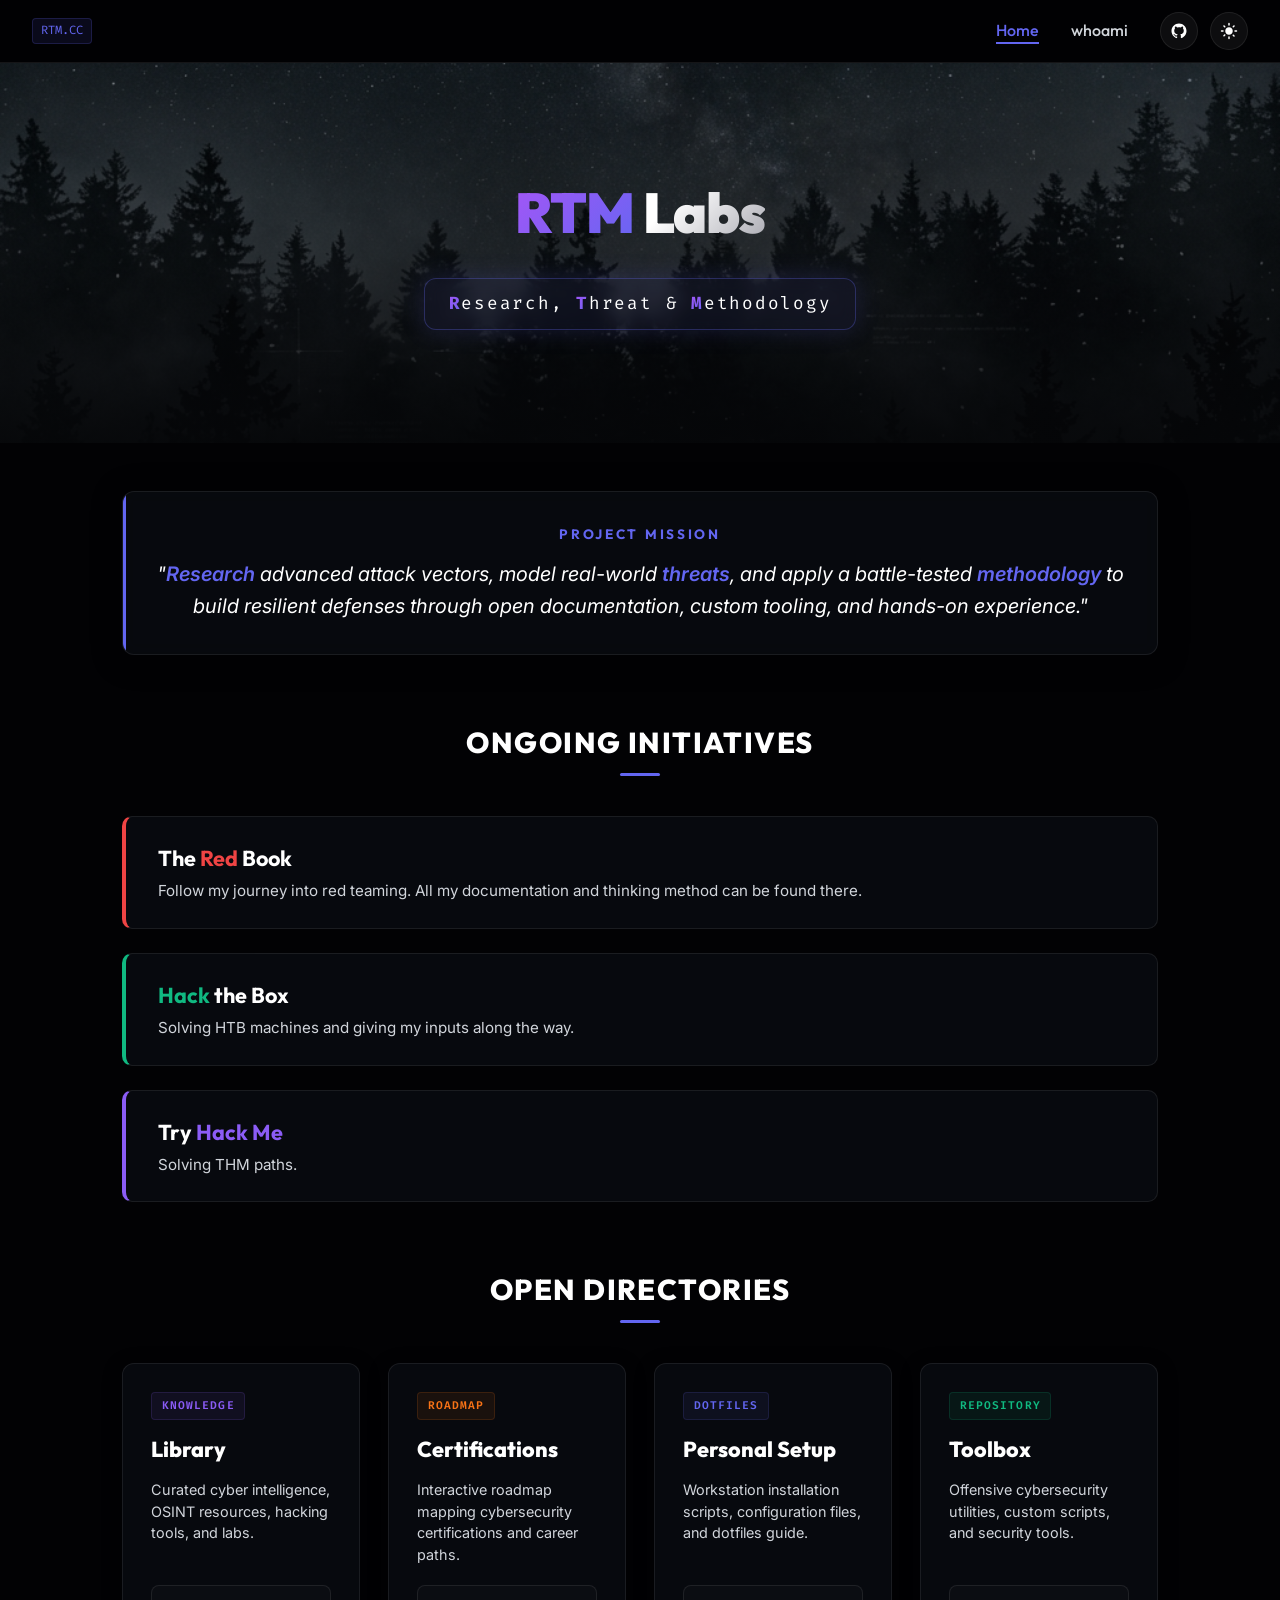
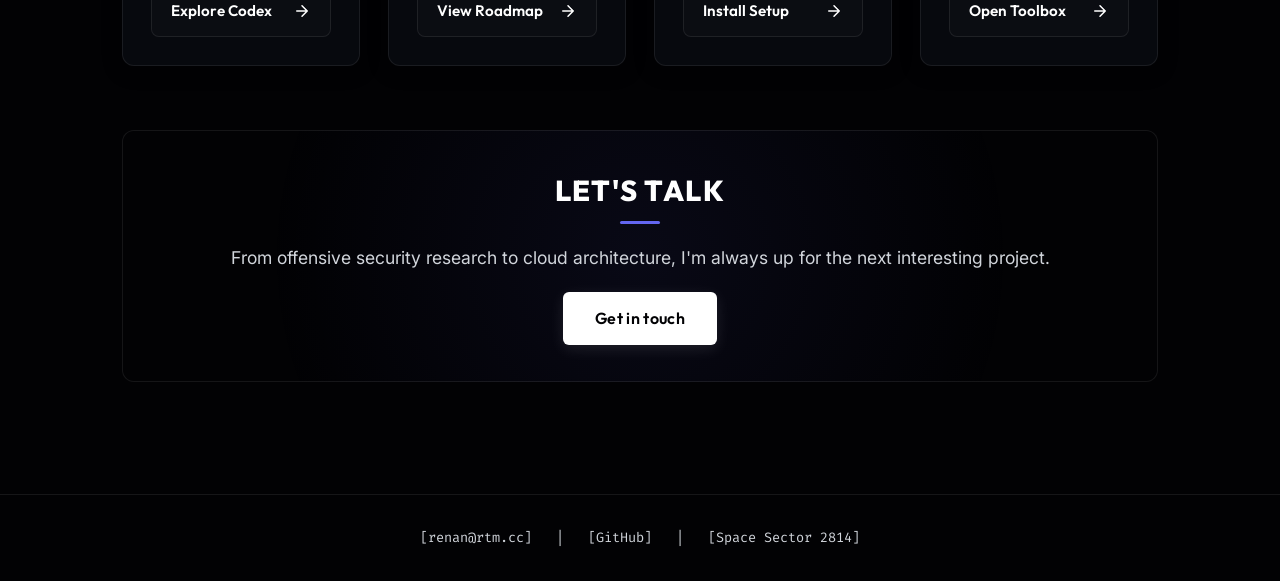
<file: index.html>
<!doctype html>
<html lang="en">
  <head>
    <meta charset="UTF-8" />
    <meta
      name="viewport"
      content="width=device-width, initial-scale=1.0"
    />
    <title>RTM Labs</title>
    <meta
      name="description"
      content="RTM Labs — Research, Threat & Methodology. A dedicated portal documenting cybersecurity research, hands-on lab environments, certifications, and offensive engineering practices."
    />
    <link
      rel="stylesheet"
      href="style.css"
    />
    <!-- Open Graph Meta Tags -->
    <meta
      property="og:title"
      content="RTM Labs"
    />
    <meta
      property="og:description"
      content="Understanding advanced attack vectors to build more resilient defenses through open-source documentation, labs, and hands-on validation."
    />
    <meta
      property="og:type"
      content="website"
    />
    <meta
      property="og:url"
      content="https://rtm.cc"
    />
    <!-- Favicon -->
    <link
      rel="icon"
      type="image/png"
      href="images/toolbox_card.png"
    />
    <!-- Theme Script to Prevent Flickering -->
    <script>
      const savedTheme =
        localStorage.getItem("theme") ||
        "dark";
      document.documentElement.setAttribute(
        "data-theme",
        savedTheme
      );
    </script>
  </head>

  <body>
    <!-- Header Navbar -->
    <header
      class="navbar"
      id="main-header"
    >
      <a
        href="index.html"
        class="logo-container"
        id="brand-logo"
      >
        <span class="logo-tag"
          >RTM.CC</span
        >
      </a>
      <nav
        style="
          display: flex;
          align-items: center;
          gap: 2rem;
        "
      >
        <ul class="nav-links">
          <li class="nav-item active">
            <a
              href="index.html"
              id="nav-home"
              >Home</a
            >
          </li>
          <li class="nav-item">
            <a
              href="whoami.html"
              id="nav-whoami"
              >whoami</a
            >
          </li>
        </ul>
        <div
          style="
            display: flex;
            align-items: center;
            gap: 0.75rem;
          "
        >
          <a
            href="https://github.com/rtm-cc/"
            target="_blank"
            rel="noopener noreferrer"
            class="github-link-btn"
            aria-label="GitHub Organization"
            id="nav-github"
          >
            <svg viewBox="0 0 24 24">
              <path
                d="M12 2C6.477 2 2 6.477 2 12c0 4.42 2.865 8.166 6.839 9.489.5.092.682-.217.682-.482 0-.237-.008-.866-.013-1.7-2.782.603-3.369-1.34-3.369-1.34-.454-1.156-1.11-1.462-1.11-1.462-.908-.62.069-.608.069-.608 1.003.07 1.531 1.03 1.531 1.03.892 1.529 2.341 1.087 2.91.831.092-.646.35-1.086.636-1.336-2.22-.253-4.555-1.11-4.555-4.943 0-1.091.39-1.984 1.029-2.683-.103-.253-.446-1.27.098-2.647 0 0 .84-.269 2.75 1.025A9.564 9.564 0 0112 6.844c.85.004 1.705.115 2.504.337 1.909-1.294 2.747-1.025 2.747-1.025.546 1.377.203 2.394.1 2.647.64.699 1.028 1.592 1.028 2.683 0 3.842-2.339 4.687-4.566 4.935.359.309.678.919.678 1.852 0 1.336-.012 2.415-.012 2.743 0 .267.18.579.688.481C19.137 20.162 22 16.418 22 12c0-5.523-4.477-10-10-10z"
              />
            </svg>
          </a>
          <button
            id="theme-toggle"
            class="theme-toggle-btn"
            aria-label="Toggle theme"
          >
            <svg
              id="theme-toggle-sun"
              viewBox="0 0 24 24"
            >
              <path
                d="M12 7c-2.76 0-5 2.24-5 5s2.24 5 5 5 5-2.24 5-5-2.24-5-5-5zM2 13h2c.55 0 1-.45 1-1s-.45-1-1-1H2c-.55 0-1 .45-1 1s.45 1 1 1zm18 0h2c.55 0 1-.45 1-1s-.45-1-1-1h-2c-.55 0-1 .45-1 1s.45 1 1 1zM11 2v2c0 .55.45 1 1 1s1-.45 1-1V2c0-.55-.45-1-1-1s-1 .45-1 1zm0 18v2c0 .55.45 1 1 1s1-.45 1-1v-2c0-.55-.45-1-1-1s-1 .45-1 1zM5.99 4.58c-.39-.39-1.03-.39-1.41 0s-.39 1.03 0 1.41l1.06 1.06c.39.39 1.03.39 1.41 0s.39-1.03 0-1.41L5.99 4.58zm12.37 12.37c-.39-.39-1.03-.39-1.41 0s-.39 1.03 0 1.41l1.06 1.06c.39.39 1.03.39 1.41 0s.39-1.03 0-1.41l-1.06-1.06zm1.06-10.96c.39-.39.39-1.03 0-1.41s-1.03-.39-1.41 0l-1.06 1.06c-.39.39-.39 1.03 0 1.41s1.03.39 1.41 0l1.06-1.06zM7.05 18.01c.39-.39.39-1.03 0-1.41s-1.03-.39-1.41 0l-1.06 1.06c-.39.39-.39 1.03 0 1.41s1.03.39 1.41 0l1.06-1.06z"
              />
            </svg>
            <svg
              id="theme-toggle-moon"
              viewBox="0 0 24 24"
              style="display: none"
            >
              <path
                d="M9.528 1.718a.75.75 0 0 1 .162.819A8.97 8.97 0 0 0 9 6a9 9 0 0 0 9 9 8.97 8.97 0 0 0 3.463-.69.75.75 0 0 1 .981.98 10.503 10.503 0 0 1-9.694 6.46c-5.799 0-10.5-4.701-10.5-10.5 0-4.368 2.667-8.112 6.46-9.694a.75.75 0 0 1 .818.162Z"
              />
            </svg>
          </button>
        </div>
      </nav>
    </header>

    <!-- Hero Banner -->
    <section
      class="hero-banner"
      id="hero"
    >
      <div class="hero-content">
        <h1 class="hero-title">
          <span class="title-accent"
            >RTM</span
          >
          <span class="title-main"
            >Labs</span
          >
        </h1>
        <div class="subtitle-frame">
          <p class="hero-subtitle">
            <span class="subtitle-initial">R</span
            >esearch,
            <span class="subtitle-initial">T</span
            >hreat &
            <span class="subtitle-initial">M</span
            >ethodology
          </p>
        </div>
      </div>
    </section>

    <!-- Main Content Container -->
    <main class="container">
      <!-- Project Mission -->
      <section
        class="mission-box"
        id="mission"
      >
        <div class="mission-title">
          Project mission
        </div>
        <p class="mission-text">
          "<span class="mission-highlight">Research</span> advanced
          attack vectors, model
          real-world
          <span class="mission-highlight">threats</span>, and apply a
          battle-tested
          <span class="mission-highlight">methodology</span> to build
          resilient defenses through
          open documentation, custom
          tooling, and hands-on
          experience."
        </p>
      </section>

      <!-- Ongoing Initiatives -->
      <section id="initiatives">
        <h2 class="section-title">
          Ongoing initiatives
        </h2>
        <div
          class="initiatives-container"
        >
          <!-- Red Book Card -->
          <a
            href="https://rtm.cc/redbook/"
            target="_blank"
            rel="noopener noreferrer"
            class="initiative-card red"
            id="link-redbook"
          >
            <div
              class="initiative-info"
            >
              <h3
                class="initiative-name"
              >
                The
                <span>Red</span> Book
              </h3>
              <p
                class="initiative-desc"
              >
                Follow my journey into
                red teaming. All my
                documentation and
                thinking method can be
                found there.
              </p>
            </div>
          </a>

          <!-- Hack the Box Card -->
          <a
            href="https://rtm.cc/HackTheBox/"
            target="_blank"
            rel="noopener noreferrer"
            class="initiative-card green"
            id="link-htb"
          >
            <div
              class="initiative-info"
            >
              <h3
                class="initiative-name"
              >
                <span>Hack</span> the
                Box
              </h3>
              <p
                class="initiative-desc"
              >
                Solving HTB machines and
                giving my inputs along
                the way.
              </p>
            </div>
          </a>

          <!-- Try Hack Me Card -->
          <a
            href="https://rtm.cc/TryHackMe/"
            target="_blank"
            rel="noopener noreferrer"
            class="initiative-card purple"
            id="link-thm"
          >
            <div
              class="initiative-info"
            >
              <h3
                class="initiative-name"
              >
                Try <span>Hack Me</span>
              </h3>
              <p
                class="initiative-desc"
              >
                Solving THM paths.
              </p>
            </div>
          </a>
        </div>
      </section>

      <!-- Open Directories -->
      <section id="directories">
        <h2 class="section-title">
          Open Directories
        </h2>
        <div class="directories-grid">
          <!-- Card 1: Library -->
          <div
            class="directory-card"
            id="card-library"
          >
            <div class="directory-body">
              <span
                class="directory-badge"
                >Knowledge</span
              >
              <h3
                class="directory-title"
              >
                Library
              </h3>
              <p class="directory-desc">
                Curated cyber
                intelligence, OSINT
                resources, hacking
                tools, and labs.
              </p>
            </div>
            <a
              href="https://github.com/rtm-cc/codex"
              target="_blank"
              rel="noopener noreferrer"
              class="directory-btn"
            >
              <span>Explore Codex</span>
              <svg
                class="btn-arrow"
                viewBox="0 0 24 24"
              >
                <path
                  d="M5 12h14M12 5l7 7-7 7"
                  stroke="currentColor"
                  stroke-width="2"
                  stroke-linecap="round"
                  stroke-linejoin="round"
                />
              </svg>
            </a>
          </div>

          <!-- Card 2: Certification Path -->
          <div
            class="directory-card"
            id="card-certification"
          >
            <div class="directory-body">
              <span
                class="directory-badge"
                >Roadmap</span
              >
              <h3
                class="directory-title"
              >
                Certifications
              </h3>
              <p class="directory-desc">
                Interactive roadmap
                mapping cybersecurity
                certifications and
                career paths.
              </p>
            </div>
            <a
              href="https://pauljerimy.com/security-certification-roadmap/"
              target="_blank"
              rel="noopener noreferrer"
              class="directory-btn"
            >
              <span>View Roadmap</span>
              <svg
                class="btn-arrow"
                viewBox="0 0 24 24"
              >
                <path
                  d="M5 12h14M12 5l7 7-7 7"
                  stroke="currentColor"
                  stroke-width="2"
                  stroke-linecap="round"
                  stroke-linejoin="round"
                />
              </svg>
            </a>
          </div>

          <!-- Card 3: Personal Setup -->
          <div
            class="directory-card"
            id="card-setup"
          >
            <div class="directory-body">
              <span
                class="directory-badge"
                >Dotfiles</span
              >
              <h3
                class="directory-title"
              >
                Personal Setup
              </h3>
              <p class="directory-desc">
                Workstation installation
                scripts, configuration
                files, and dotfiles
                guide.
              </p>
            </div>
            <a
              href="https://github.com/renantmagalhaes/workstation"
              target="_blank"
              rel="noopener noreferrer"
              class="directory-btn"
            >
              <span>Install Setup</span>
              <svg
                class="btn-arrow"
                viewBox="0 0 24 24"
              >
                <path
                  d="M5 12h14M12 5l7 7-7 7"
                  stroke="currentColor"
                  stroke-width="2"
                  stroke-linecap="round"
                  stroke-linejoin="round"
                />
              </svg>
            </a>
          </div>

          <!-- Card 4: Toolbox -->
          <div
            class="directory-card"
            id="card-toolbox"
          >
            <div class="directory-body">
              <span
                class="directory-badge"
                >Repository</span
              >
              <h3
                class="directory-title"
              >
                Toolbox
              </h3>
              <p class="directory-desc">
                Offensive cybersecurity
                utilities, custom
                scripts, and security
                tools.
              </p>
            </div>
            <a
              href="https://github.com/rtm-cc/toolbox"
              target="_blank"
              rel="noopener noreferrer"
              class="directory-btn"
            >
              <span>Open Toolbox</span>
              <svg
                class="btn-arrow"
                viewBox="0 0 24 24"
              >
                <path
                  d="M5 12h14M12 5l7 7-7 7"
                  stroke="currentColor"
                  stroke-width="2"
                  stroke-linecap="round"
                  stroke-linejoin="round"
                />
              </svg>
            </a>
          </div>
        </div>
      </section>

      <!-- Questions Section -->
      <section
        class="contact-section"
        id="contact"
      >
        <h2 class="section-title">
          Let's talk
        </h2>
        <p class="contact-subtitle">
          From offensive security
          research to cloud
          architecture, I'm always up
          for the next interesting
          project.
        </p>
        <a
          href="mailto:renan@rtm.cc"
          class="contact-btn"
          id="btn-take-action"
          >Get in touch</a
        >
      </section>
    </main>

    <!-- Footer -->
    <footer class="footer">
      <div class="footer-info">
        <span>[renan@rtm.cc]</span>
        <span>|</span>
        <span
          ><a
            href="https://github.com/rtm-cc/"
            target="_blank"
            rel="noopener noreferrer"
            id="footer-github"
            >[GitHub]</a
          ></span
        >
        <span>|</span>
        <span>[Space Sector 2814]</span>
      </div>
    </footer>

    <script src="theme.js"></script>
    <script src="connectors.js"></script>
  </body>
</html>
</file>
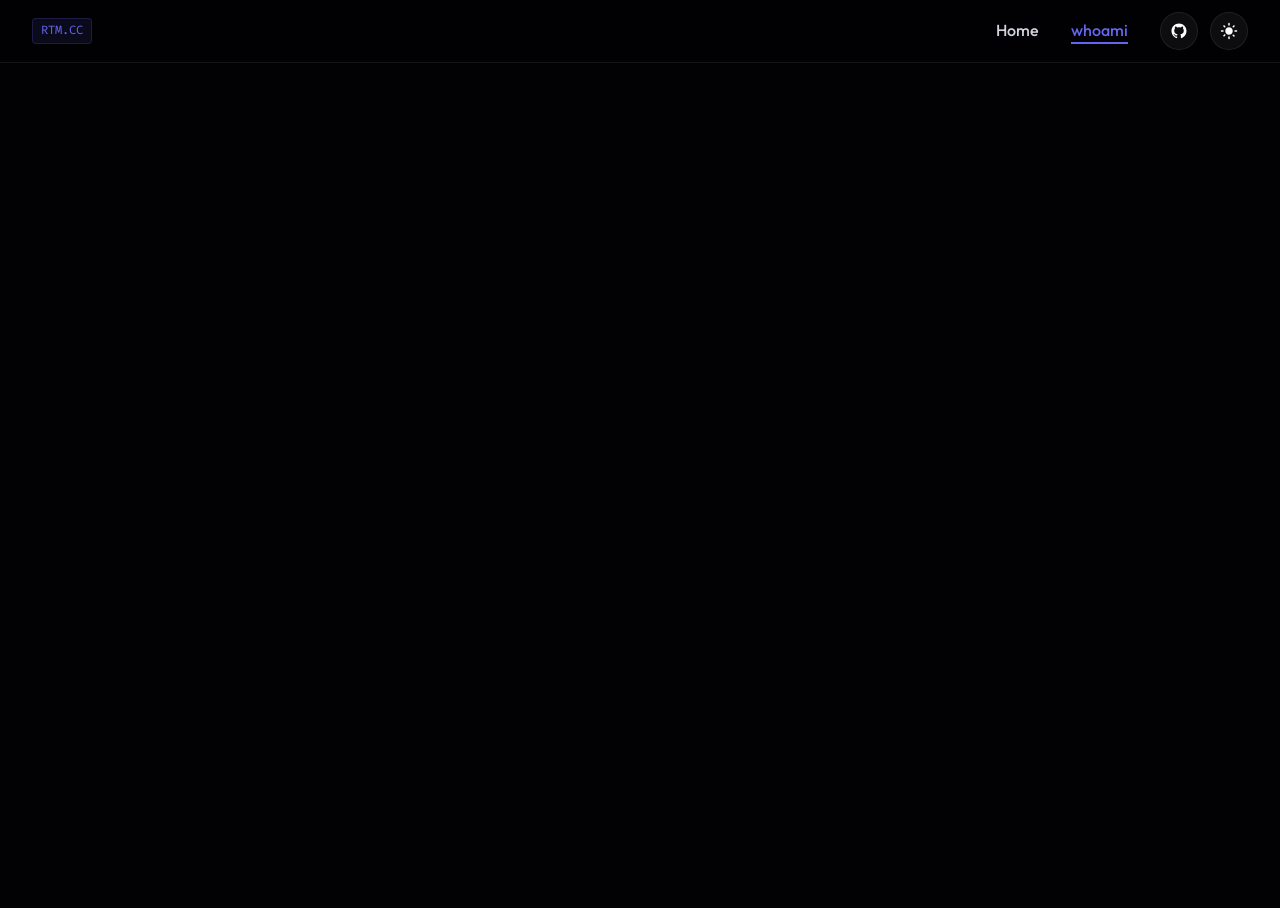
<file: whoami.html>
<!doctype html>
<html lang="en">
  <head>
    <meta charset="UTF-8" />
    <meta
      name="viewport"
      content="width=device-width, initial-scale=1.0"
    />
    <title>
      whoami - RTM Labs
    </title>
    <meta
      name="description"
      content="whoami - Cybersecurity Professional Profile & CV of Renan T. Magalhaes."
    />
    <link
      rel="stylesheet"
      href="style.css"
    />
    <!-- Open Graph Meta Tags -->
    <meta
      property="og:title"
      content="whoami - RTM Labs"
    />
    <meta
      property="og:description"
      content="Cybersecurity Professional Profile & CV."
    />
    <meta
      property="og:type"
      content="website"
    />
    <meta
      property="og:url"
      content="https://rtm.cc/whoami"
    />
    <!-- Favicon -->
    <link
      rel="icon"
      type="image/png"
      href="images/toolbox_card.png"
    />
    <!-- Theme Script to Prevent Flickering -->
    <script>
      const savedTheme =
        localStorage.getItem("theme") ||
        "dark";
      document.documentElement.setAttribute(
        "data-theme",
        savedTheme
      );
    </script>
  </head>
  <body
    style="
      overflow: hidden;
      height: 100vh;
      display: flex;
      flex-direction: column;
    "
  >
    <!-- Header Navbar -->
    <header
      class="navbar"
      id="main-header"
      style="flex-shrink: 0"
    >
      <a
        href="index.html"
        class="logo-container"
        id="brand-logo"
      >
        <span class="logo-tag"
          >RTM.CC</span
        >
      </a>
      <nav
        style="
          display: flex;
          align-items: center;
          gap: 2rem;
        "
      >
        <ul class="nav-links">
          <li class="nav-item">
            <a
              href="index.html"
              id="nav-home"
              >Home</a
            >
          </li>
          <li class="nav-item active">
            <a
              href="whoami.html"
              id="nav-whoami"
              >whoami</a
            >
          </li>
        </ul>
        <div
          style="
            display: flex;
            align-items: center;
            gap: 0.75rem;
          "
        >
          <a
            href="https://github.com/rtm-cc/"
            target="_blank"
            rel="noopener noreferrer"
            class="github-link-btn"
            aria-label="GitHub Organization"
            id="nav-github"
          >
            <svg viewBox="0 0 24 24">
              <path
                d="M12 2C6.477 2 2 6.477 2 12c0 4.42 2.865 8.166 6.839 9.489.5.092.682-.217.682-.482 0-.237-.008-.866-.013-1.7-2.782.603-3.369-1.34-3.369-1.34-.454-1.156-1.11-1.462-1.11-1.462-.908-.62.069-.608.069-.608 1.003.07 1.531 1.03 1.531 1.03.892 1.529 2.341 1.087 2.91.831.092-.646.35-1.086.636-1.336-2.22-.253-4.555-1.11-4.555-4.943 0-1.091.39-1.984 1.029-2.683-.103-.253-.446-1.27.098-2.647 0 0 .84-.269 2.75 1.025A9.564 9.564 0 0112 6.844c.85.004 1.705.115 2.504.337 1.909-1.294 2.747-1.025 2.747-1.025.546 1.377.203 2.394.1 2.647.64.699 1.028 1.592 1.028 2.683 0 3.842-2.339 4.687-4.566 4.935.359.309.678.919.678 1.852 0 1.336-.012 2.415-.012 2.743 0 .267.18.579.688.481C19.137 20.162 22 16.418 22 12c0-5.523-4.477-10-10-10z"
              />
            </svg>
          </a>
          <button
            id="theme-toggle"
            class="theme-toggle-btn"
            aria-label="Toggle theme"
          >
            <svg
              id="theme-toggle-sun"
              viewBox="0 0 24 24"
            >
              <path
                d="M12 7c-2.76 0-5 2.24-5 5s2.24 5 5 5 5-2.24 5-5-2.24-5-5-5zM2 13h2c.55 0 1-.45 1-1s-.45-1-1-1H2c-.55 0-1 .45-1 1s.45 1 1 1zm18 0h2c.55 0 1-.45 1-1s-.45-1-1-1h-2c-.55 0-1 .45-1 1s.45 1 1 1zM11 2v2c0 .55.45 1 1 1s1-.45 1-1V2c0-.55-.45-1-1-1s-1 .45-1 1zm0 18v2c0 .55.45 1 1 1s1-.45 1-1v-2c0-.55-.45-1-1-1s-1 .45-1 1zM5.99 4.58c-.39-.39-1.03-.39-1.41 0s-.39 1.03 0 1.41l1.06 1.06c.39.39 1.03.39 1.41 0s.39-1.03 0-1.41L5.99 4.58zm12.37 12.37c-.39-.39-1.03-.39-1.41 0s-.39 1.03 0 1.41l1.06 1.06c.39.39 1.03.39 1.41 0s.39-1.03 0-1.41l-1.06-1.06zm1.06-10.96c.39-.39.39-1.03 0-1.41s-1.03-.39-1.41 0l-1.06 1.06c-.39.39-.39 1.03 0 1.41s1.03.39 1.41 0l1.06-1.06zM7.05 18.01c.39-.39.39-1.03 0-1.41s-1.03-.39-1.41 0l-1.06 1.06c-.39.39-.39 1.03 0 1.41s1.03.39 1.41 0l1.06-1.06z"
              />
            </svg>
            <svg
              id="theme-toggle-moon"
              viewBox="0 0 24 24"
              style="display: none"
            >
              <path
                d="M9.528 1.718a.75.75 0 0 1 .162.819A8.97 8.97 0 0 0 9 6a9 9 0 0 0 9 9 8.97 8.97 0 0 0 3.463-.69.75.75 0 0 1 .981.98 10.503 10.503 0 0 1-9.694 6.46c-5.799 0-10.5-4.701-10.5-10.5 0-4.368 2.667-8.112 6.46-9.694a.75.75 0 0 1 .818.162Z"
              />
            </svg>
          </button>
        </div>
      </nav>
    </header>

    <!-- CV Iframe Container -->
    <div
      class="iframe-container"
      style="flex-grow: 1; width: 100%"
    >
      <iframe
        class="cv-iframe"
        id="cv-frame"
        title="Renan T. Magalhaes CV"
      ></iframe>
    </div>

    <script src="theme.js"></script>
    <script>
      (function () {
        const cvFrame = document.getElementById('cv-frame');
        const cvBaseUrl = 'https://renantmagalhaes.github.io/';

        function setFrameTheme(theme) {
          cvFrame.src = cvBaseUrl + '?theme=' + theme;
        }

        setFrameTheme(localStorage.getItem('theme') || 'dark');

        document.addEventListener('themechange', (event) => {
          setFrameTheme(event.detail.theme);
        });
      })();
    </script>
  </body>
</html>
</file>
<file: style.css>
@import url('https://fonts.googleapis.com/css2?family=Fira+Code:wght@400;500;700&family=Inter:wght@300;400;500;600&family=Outfit:wght@400;600;800;900&display=swap');

:root {
    --bg-darker: #020204;
    --bg-dark: #0b0d13;
    --bg-nav: rgba(2, 2, 4, 0.8);
    --bg-card: rgba(11, 13, 19, 0.7);
    --border-color: rgba(255, 255, 255, 0.08);
    --border-hover: rgba(var(--accent-rgb), 0.35);
    
    --text-primary: #ffffff;
    --text-secondary: #d1d5db;
    --text-muted: #9ca3af;
    
    --accent: #6366f1;
    --accent-rgb: 99, 102, 241;
    --red: #ef4444;
    --green: #10b981;
    --purple: #8b5cf6;
    --orange: #f97316;
    
    --font-heading: 'Outfit', sans-serif;
    --font-body: 'Inter', sans-serif;
    --font-mono: 'Fira Code', monospace;
    
    --transition: all 0.3s cubic-bezier(0.4, 0, 0.2, 1);
}

* {
    box-sizing: border-box;
    margin: 0;
    padding: 0;
}

body {
    background-color: var(--bg-darker);
    color: var(--text-primary);
    font-family: var(--font-body);
    line-height: 1.6;
    overflow-x: hidden;
    -webkit-font-smoothing: antialiased;
}

a {
    color: inherit;
    text-decoration: none;
    transition: var(--transition);
}

/* Header Navbar */
.navbar {
    position: sticky;
    top: 0;
    z-index: 100;
    background: var(--bg-nav);
    backdrop-filter: blur(15px);
    border-bottom: 1px solid var(--border-color);
    padding: 0.75rem 2rem;
    display: flex;
    justify-content: space-between;
    align-items: center;
}

.logo-container {
    display: flex;
    align-items: center;
    gap: 0.75rem;
}

.logo-text {
    font-family: var(--font-heading);
    font-weight: 800;
    font-size: 1.25rem;
    letter-spacing: 0.05em;
    background: linear-gradient(to right, #fff, var(--text-secondary));
    -webkit-background-clip: text;
    -webkit-text-fill-color: transparent;
}

.logo-tag {
    font-family: var(--font-mono);
    font-size: 0.75rem;
    background: rgba(var(--accent-rgb), 0.1);
    color: var(--accent);
    padding: 0.15rem 0.5rem;
    border-radius: 4px;
    border: 1px solid rgba(var(--accent-rgb), 0.2);
}

.nav-links {
    display: flex;
    list-style: none;
    gap: 2rem;
}

.nav-item a {
    font-family: var(--font-heading);
    font-weight: 500;
    font-size: 1rem;
    color: var(--text-secondary);
    position: relative;
    padding: 0.25rem 0;
}

.nav-item a::after {
    content: '';
    position: absolute;
    bottom: 0;
    left: 0;
    width: 0;
    height: 2px;
    background-color: var(--accent);
    transition: var(--transition);
}

.nav-item a:hover {
    color: var(--text-primary);
}

.nav-item a:hover::after,
.nav-item.active a::after {
    width: 100%;
}

.nav-item.active a {
    color: var(--accent);
}

/* Banner Hero */
.hero-banner {
    position: relative;
    height: 380px;
    background: url('images/header_banner.png') center/cover no-repeat;
    display: flex;
    flex-direction: column;
    justify-content: center;
    align-items: center;
    text-align: center;
    padding: 2rem;
}

.hero-banner::before {
    content: '';
    position: absolute;
    top: 0;
    left: 0;
    width: 100%;
    height: 100%;
    background: linear-gradient(to bottom, rgba(5, 6, 8, 0.4) 0%, rgba(5, 6, 8, 0.95) 100%);
    z-index: 1;
}

.hero-content {
    position: relative;
    z-index: 2;
    max-width: 800px;
    animation: fadeInUp 0.8s ease-out;
}

.rtm-connectors {
    position: absolute;
    top: 0;
    left: 0;
    z-index: 5;
    overflow: visible;
    pointer-events: none;
}

.connector-trace {
    fill: none;
    stroke: var(--accent);
    stroke-width: 1.25;
    stroke-linejoin: round;
    opacity: 0;
    transition: opacity 0.4s ease;
}

.rtm-connectors.active .connector-trace {
    opacity: 0.35;
}

.connector-pad {
    fill: var(--accent);
    opacity: 0;
    transition: opacity 0.4s ease;
}

.rtm-connectors.active .connector-pad {
    opacity: 0.8;
}

.connector-flow {
    fill: none;
    stroke: #ffffff;
    stroke-width: 2;
    stroke-linecap: round;
    stroke-linejoin: round;
    filter: drop-shadow(0 0 4px var(--accent)) drop-shadow(0 0 2px rgba(255, 255, 255, 0.8));
    opacity: 0;
    transition: opacity 0.3s ease;
}

.rtm-connectors.active .connector-flow {
    opacity: 0.95;
}

.hero-title {
    font-family: var(--font-heading);
    font-size: 3.5rem;
    font-weight: 900;
    letter-spacing: -0.02em;
    margin-bottom: 0.5rem;
}

.hero-title .title-accent {
    background: linear-gradient(135deg, #a855f7 0%, #6366f1 100%);
    -webkit-background-clip: text;
    -webkit-text-fill-color: transparent;
    display: inline-block;
}

.hero-title .title-main {
    background: linear-gradient(135deg, #ffffff 30%, #a1a1aa 100%);
    -webkit-background-clip: text;
    -webkit-text-fill-color: transparent;
    display: inline-block;
}

.subtitle-frame {
    position: relative;
    display: inline-block;
    overflow: hidden;
    margin-top: 0.75rem;
    padding: 0.7rem 1.5rem;
    border: 1px solid rgba(var(--accent-rgb), 0.3);
    border-radius: 12px;
    background: rgba(var(--accent-rgb), 0.07);
    backdrop-filter: blur(8px);
    -webkit-backdrop-filter: blur(8px);
    box-shadow: 0 0 24px rgba(var(--accent-rgb), 0.18);
    transition: var(--transition);
}

.subtitle-frame::before {
    content: '';
    position: absolute;
    top: 0;
    left: -75%;
    width: 50%;
    height: 100%;
    background: linear-gradient(120deg, transparent, rgba(255, 255, 255, 0.35), transparent);
    transform: skewX(-20deg);
    pointer-events: none;
}

.subtitle-frame:hover {
    border-color: rgba(var(--accent-rgb), 0.5);
    box-shadow: 0 0 32px rgba(var(--accent-rgb), 0.28);
}

.subtitle-frame:hover::before {
    animation: sheen-sweep 1.8s ease-in-out infinite;
}

.subtitle-frame:hover .subtitle-initial {
    background: linear-gradient(100deg, #6366f1 0%, #ffffff 45%, #a855f7 55%, #6366f1 100%);
    background-size: 250% 100%;
    -webkit-background-clip: text;
    -webkit-text-fill-color: transparent;
    filter: drop-shadow(0 0 6px rgba(var(--accent-rgb), 0.5));
    animation: metallic-sheen 1.6s ease-in-out infinite alternate;
}

@keyframes sheen-sweep {
    0% { left: -75%; }
    100% { left: 125%; }
}

@keyframes metallic-sheen {
    0% { background-position: 100% 0; }
    100% { background-position: 0 0; }
}

.hero-subtitle {
    font-family: var(--font-mono);
    color: var(--text-primary);
    font-size: 1.1rem;
    letter-spacing: 0.1em;
}

.hero-subtitle .subtitle-initial {
    display: inline;
    font-weight: 700;
    background: linear-gradient(135deg, #a855f7 0%, #6366f1 100%);
    -webkit-background-clip: text;
    -webkit-text-fill-color: transparent;
}

/* Main Container */
.container {
    max-width: 1100px;
    margin: 0 auto;
    padding: 3rem 2rem;
}

/* Section Header styling */
.section-title {
    font-family: var(--font-heading);
    font-size: 1.8rem;
    font-weight: 800;
    text-align: center;
    margin-bottom: 2.5rem;
    letter-spacing: 0.05em;
    text-transform: uppercase;
    position: relative;
    color: var(--text-primary);
}

.section-title::after {
    content: '';
    display: block;
    width: 40px;
    height: 3px;
    background: var(--accent);
    margin: 0.5rem auto 0;
    border-radius: 2px;
}

/* Mission Section */
.mission-box {
    background: var(--bg-card);
    border: 1px solid var(--border-color);
    backdrop-filter: blur(10px);
    border-radius: 12px;
    padding: 2rem;
    text-align: center;
    margin-bottom: 4rem;
    position: relative;
    overflow: hidden;
    box-shadow: 0 4px 30px rgba(0, 0, 0, 0.4);
    transition: var(--transition);
}

.mission-box::before {
    content: '';
    position: absolute;
    top: 0;
    left: 0;
    width: 3px;
    height: 100%;
    background: var(--accent);
}

.mission-box:hover {
    border-color: var(--border-hover);
    transform: translateY(-2px);
    box-shadow: 0 10px 30px rgba(var(--accent-rgb), 0.15);
}

.mission-title {
    font-family: var(--font-heading);
    color: var(--accent);
    font-size: 0.85rem;
    text-transform: uppercase;
    letter-spacing: 0.2em;
    margin-bottom: 0.75rem;
    font-weight: 700;
}

.mission-text {
    font-size: 1.25rem;
    font-weight: 400;
    font-style: italic;
    color: var(--text-primary);
}

.mission-highlight {
    color: var(--accent);
    font-weight: 600;
}

/* Initiatives Section */
.initiatives-container {
    display: flex;
    flex-direction: column;
    gap: 1.5rem;
    margin-bottom: 4rem;
}

.initiative-card {
    background: var(--bg-card);
    border: 1px solid var(--border-color);
    border-radius: 10px;
    padding: 1.5rem 2rem;
    display: block;
    transition: var(--transition);
    position: relative;
    overflow: hidden;
    cursor: pointer;
}

.initiative-card::after {
    content: '';
    position: absolute;
    top: 0;
    left: -150%;
    width: 100%;
    height: 100%;
    background: linear-gradient(
        90deg,
        transparent,
        rgba(255, 255, 255, 0.05),
        transparent
    );
    transform: skewX(-20deg);
    transition: none;
    pointer-events: none;
}

.initiative-card:hover::after {
    left: 150%;
    transition: all 0.85s cubic-bezier(0.4, 0, 0.2, 1);
}

.initiative-info {
    max-width: 100%;
}

.initiative-name {
    font-family: var(--font-heading);
    font-size: 1.35rem;
    font-weight: 700;
    margin-bottom: 0.25rem;
}

.initiative-desc {
    color: var(--text-secondary);
    font-size: 0.95rem;
}

/* Card color variations & hover states */
.initiative-card.red {
    border-left: 4px solid var(--red);
}
.initiative-card.red .initiative-name span {
    color: var(--red);
}
.initiative-card.red:hover {
    border-color: var(--red);
    box-shadow: 0 10px 30px rgba(239, 68, 68, 0.22);
    background: rgba(239, 68, 68, 0.02);
    transform: translateY(-2px) translateX(4px);
}

.initiative-card.green {
    border-left: 4px solid var(--green);
}
.initiative-card.green .initiative-name span {
    color: var(--green);
}
.initiative-card.green:hover {
    border-color: var(--green);
    box-shadow: 0 10px 30px rgba(16, 185, 129, 0.22);
    background: rgba(16, 185, 129, 0.02);
    transform: translateY(-2px) translateX(4px);
}

.initiative-card.purple {
    border-left: 4px solid var(--purple);
}
.initiative-card.purple .initiative-name span {
    color: var(--purple);
}
.initiative-card.purple:hover {
    border-color: var(--purple);
    box-shadow: 0 10px 30px rgba(139, 92, 246, 0.22);
    background: rgba(139, 92, 246, 0.02);
    transform: translateY(-2px) translateX(4px);
}

/* Open Directories Section */
.directories-grid {
    display: grid;
    grid-template-columns: repeat(auto-fit, minmax(220px, 1fr));
    gap: 1.75rem;
    margin-bottom: 4rem;
}

.directory-card {
    background: var(--bg-card);
    border: 1px solid var(--border-color);
    border-radius: 12px;
    overflow: hidden;
    display: flex;
    flex-direction: column;
    transition: var(--transition);
    box-shadow: 0 4px 20px rgba(0, 0, 0, 0.3);
}

.directory-body {
    padding: 1.75rem 1.75rem 1.25rem;
    display: flex;
    flex-direction: column;
    gap: 0.75rem;
    flex-grow: 1;
}

.directory-badge {
    align-self: flex-start;
    font-family: var(--font-mono);
    font-size: 0.7rem;
    font-weight: 600;
    text-transform: uppercase;
    letter-spacing: 0.1em;
    padding: 0.25rem 0.6rem;
    border-radius: 4px;
    background: rgba(var(--accent-rgb), 0.08);
    color: var(--accent);
    border: 1px solid rgba(var(--accent-rgb), 0.15);
    transition: var(--transition);
}

.directory-title {
    font-family: var(--font-heading);
    font-size: 1.35rem;
    font-weight: 800;
    color: var(--text-primary);
    margin: 0;
    transition: var(--transition);
}

.directory-desc {
    font-size: 0.9rem;
    line-height: 1.5;
    color: var(--text-secondary);
    margin: 0;
}

.directory-btn {
    margin: 0 1.75rem 1.75rem;
    padding: 0.8rem 1.2rem;
    border-radius: 8px;
    font-family: var(--font-heading);
    font-weight: 600;
    font-size: 0.95rem;
    display: flex;
    justify-content: space-between;
    align-items: center;
    background: rgba(255, 255, 255, 0.02);
    border: 1px solid var(--border-color);
    color: var(--text-primary);
    position: relative;
    overflow: hidden;
    cursor: pointer;
    transition: var(--transition);
}

.directory-btn::after {
    content: '';
    position: absolute;
    top: 0;
    left: -150%;
    width: 100%;
    height: 100%;
    background: linear-gradient(
        90deg,
        transparent,
        rgba(255, 255, 255, 0.08),
        transparent
    );
    transform: skewX(-20deg);
    transition: none;
}

.directory-btn:hover::after {
    left: 150%;
    transition: all 0.75s ease;
}

.btn-arrow {
    width: 18px;
    height: 18px;
    stroke: var(--text-muted);
    fill: none;
    transition: var(--transition);
}

.directory-btn:hover .btn-arrow {
    transform: translateX(4px);
    stroke: currentColor;
}

/* Card-Specific Hover Color Themes & Button Animations */
/* Library (Purple) */
.directory-card#card-library .directory-badge {
    background: rgba(139, 92, 246, 0.08);
    color: var(--purple);
    border: 1px solid rgba(139, 92, 246, 0.15);
}

.directory-card#card-library:hover {
    border-color: rgba(139, 92, 246, 0.4);
    box-shadow: 0 12px 30px rgba(139, 92, 246, 0.22);
}

.directory-card#card-library:hover .directory-title {
    color: var(--purple);
}

#card-library .directory-btn:hover {
    border-color: var(--purple);
    background: var(--purple);
    color: #fff;
    box-shadow: 0 0 15px rgba(139, 92, 246, 0.4);
}

.directory-card#card-library:hover .directory-badge {
    background: rgba(139, 92, 246, 0.15);
    border-color: rgba(139, 92, 246, 0.3);
}

/* Certification Path (Orange) */
.directory-card#card-certification .directory-badge {
    background: rgba(249, 115, 22, 0.08);
    color: var(--orange);
    border: 1px solid rgba(249, 115, 22, 0.15);
}

.directory-card#card-certification:hover {
    border-color: rgba(249, 115, 22, 0.4);
    box-shadow: 0 12px 30px rgba(249, 115, 22, 0.22);
}

.directory-card#card-certification:hover .directory-title {
    color: var(--orange);
}

#card-certification .directory-btn:hover {
    border-color: var(--orange);
    background: var(--orange);
    color: #fff;
    box-shadow: 0 0 15px rgba(249, 115, 22, 0.4);
}

.directory-card#card-certification:hover .directory-badge {
    background: rgba(249, 115, 22, 0.15);
    border-color: rgba(249, 115, 22, 0.3);
}

/* Personal Setup (Indigo/Accent) */
.directory-card#card-setup .directory-badge {
    background: rgba(99, 102, 241, 0.08);
    color: var(--accent);
    border: 1px solid rgba(99, 102, 241, 0.15);
}

.directory-card#card-setup:hover {
    border-color: rgba(var(--accent-rgb), 0.4);
    box-shadow: 0 12px 30px rgba(var(--accent-rgb), 0.22);
}

.directory-card#card-setup:hover .directory-title {
    color: var(--accent);
}

#card-setup .directory-btn:hover {
    border-color: var(--accent);
    background: var(--accent);
    color: #fff;
    box-shadow: 0 0 15px rgba(99, 102, 241, 0.4);
}

.directory-card#card-setup:hover .directory-badge {
    background: rgba(99, 102, 241, 0.15);
    border-color: rgba(99, 102, 241, 0.3);
}

/* Toolbox (Green) */
.directory-card#card-toolbox .directory-badge {
    background: rgba(16, 185, 129, 0.08);
    color: var(--green);
    border: 1px solid rgba(16, 185, 129, 0.15);
}

.directory-card#card-toolbox:hover {
    border-color: rgba(16, 185, 129, 0.4);
    box-shadow: 0 12px 30px rgba(16, 185, 129, 0.22);
}

.directory-card#card-toolbox:hover .directory-title {
    color: var(--green);
}

#card-toolbox .directory-btn:hover {
    border-color: var(--green);
    background: var(--green);
    color: #fff;
    box-shadow: 0 0 15px rgba(16, 185, 129, 0.4);
}

.directory-card#card-toolbox:hover .directory-badge {
    background: rgba(16, 185, 129, 0.15);
    border-color: rgba(16, 185, 129, 0.3);
}

.directory-card {
    border-color: var(--border-color);
}

.directory-card:hover {
    border-color: var(--border-hover);
    transform: translateY(-5px);
    box-shadow: 0 12px 30px rgba(var(--accent-rgb), 0.18);
}

/* Contact / Questions Section */
.contact-section {
    background: radial-gradient(circle at center, rgba(var(--accent-rgb), 0.08) 0%, rgba(5, 6, 8, 0) 70%);
    border: 1px solid var(--border-color);
    border-radius: 12px;
    padding: 2.25rem 2rem;
    text-align: center;
    margin-bottom: 4rem;
    transition: var(--transition);
}

.contact-section:hover {
    border-color: rgba(var(--accent-rgb), 0.25);
    box-shadow: 0 4px 30px rgba(var(--accent-rgb), 0.05);
}

.contact-section .section-title {
    margin-bottom: 1.25rem;
}

.contact-subtitle {
    color: var(--text-secondary);
    margin-bottom: 1.25rem;
    font-size: 1.1rem;
}

.contact-btn {
    display: inline-block;
    font-family: var(--font-heading);
    font-weight: 600;
    color: var(--bg-darker);
    background-color: var(--text-primary);
    padding: 0.85rem 2rem;
    border-radius: 6px;
    box-shadow: 0 4px 15px rgba(255, 255, 255, 0.1);
    letter-spacing: 0.02em;
}

.contact-btn:hover {
    background-color: var(--accent);
    color: #fff;
    box-shadow: 0 0 25px rgba(var(--accent-rgb), 0.6);
    transform: translateY(-2px);
}

/* Footer styling */
.footer {
    border-top: 1px solid var(--border-color);
    background: var(--bg-darker);
    padding: 2rem 2rem;
    text-align: center;
    color: var(--text-muted);
    font-family: var(--font-mono);
    font-size: 0.85rem;
}

.footer-info {
    display: flex;
    justify-content: center;
    gap: 1.5rem;
}

.footer-info span {
    color: var(--text-secondary);
}

/* CV whoami iframe section */
.iframe-container {
    width: 100%;
    height: calc(100vh - 65px);
    background-color: var(--bg-darker);
    position: relative;
}

.cv-iframe {
    width: 100%;
    height: 100%;
    border: none;
    background-color: transparent;
}

/* Animations */
@keyframes fadeInUp {
    from {
        opacity: 0;
        transform: translateY(20px);
    }
    to {
        opacity: 1;
        transform: translateY(0);
    }
}

/* Responsive styles */
@media (max-width: 768px) {
    .navbar {
        flex-direction: row;
        padding: 0.5rem 1rem;
    }

    .navbar nav {
        gap: 1rem !important;
    }

    .nav-links {
        gap: 1rem;
    }

    .hero-title {
        font-size: 2.5rem;
    }
    
    .hero-banner {
        height: 300px;
    }
    
    .initiative-card {
        flex-direction: column;
        align-items: flex-start;
        gap: 1rem;
    }
    
    .initiative-info {
        max-width: 100%;
    }
    
    .initiative-btn {
        width: 100%;
        text-align: center;
    }
    
    .directories-grid {
        grid-template-columns: repeat(auto-fit, minmax(180px, 1fr));
    }
    
    .footer-info {
        flex-direction: column;
        gap: 0.5rem;
    }
}

/* --- Theme Toggle & Light Mode Overrides --- */

/* Light Mode Variables Override */
[data-theme="light"] {
    --bg-darker: #f1f5f9;
    --bg-dark: #ffffff;
    --bg-nav: rgba(255, 255, 255, 0.9);
    --bg-card: #ffffff;
    --border-color: rgba(15, 23, 42, 0.12);
    --border-hover: rgba(var(--accent-rgb), 0.6);
    
    --text-primary: #0f172a;
    --text-secondary: #334155;
    --text-muted: #475569;
    --accent: #4f46e5;
    --accent-rgb: 79, 70, 229;
}

/* Light Theme Navigation overrides */
[data-theme="light"] .nav-item a {
    color: #475569;
}
[data-theme="light"] .nav-item a:hover {
    color: #0f172a;
}
[data-theme="light"] .nav-item.active a {
    color: var(--accent);
}

/* Clean Technical Hero for Light Mode */
[data-theme="light"] .hero-banner {
    background: url('images/header_banner_light.png') center/cover no-repeat;
    border-bottom: 1px solid rgba(15, 23, 42, 0.06);
}
[data-theme="light"] .hero-banner::before {
    background: linear-gradient(to bottom, rgba(255, 255, 255, 0.1) 0%, rgba(248, 250, 252, 0.98) 100%);
    opacity: 1;
}
[data-theme="light"] .hero-title .title-accent {
    background: linear-gradient(135deg, #7c3aed 0%, #4f46e5 100%);
    -webkit-background-clip: text;
    -webkit-text-fill-color: transparent;
    display: inline-block;
}
[data-theme="light"] .hero-title .title-main {
    background: linear-gradient(135deg, #0f172a 30%, #475569 100%);
    -webkit-background-clip: text;
    -webkit-text-fill-color: transparent;
    display: inline-block;
}
[data-theme="light"] .hero-subtitle {
    color: var(--text-primary);
}
[data-theme="light"] .hero-subtitle .subtitle-initial {
    background: linear-gradient(135deg, #7c3aed 0%, #4f46e5 100%);
    -webkit-background-clip: text;
    -webkit-text-fill-color: transparent;
}
[data-theme="light"] .subtitle-frame:hover .subtitle-initial {
    background: linear-gradient(100deg, #4f46e5 0%, #c4b5fd 45%, #7c3aed 55%, #4f46e5 100%);
    background-size: 250% 100%;
    -webkit-background-clip: text;
    -webkit-text-fill-color: transparent;
    filter: drop-shadow(0 0 6px rgba(var(--accent-rgb), 0.4));
}
[data-theme="light"] .connector-flow {
    stroke: #4f46e5;
    filter: drop-shadow(0 0 4px rgba(var(--accent-rgb), 0.55)) drop-shadow(0 0 2px #ffffff);
}

[data-theme="light"] .logo-text {
    background: linear-gradient(to right, #0f172a, #334155);
    -webkit-background-clip: text;
    -webkit-text-fill-color: transparent;
}

/* Cards & Surface Box Shadows for Light Mode */
[data-theme="light"] .mission-box {
    background: #ffffff;
    box-shadow: 0 4px 25px rgba(15, 23, 42, 0.04);
}
[data-theme="light"] .mission-box:hover {
    box-shadow: 0 10px 30px rgba(var(--accent-rgb), 0.12);
}
[data-theme="light"] .mission-text {
    color: #0f172a;
}

[data-theme="light"] .initiative-card {
    background: #ffffff;
    box-shadow: 0 4px 20px rgba(15, 23, 42, 0.04);
}
[data-theme="light"] .initiative-desc {
    color: #475569;
}
[data-theme="light"] .initiative-card.red:hover {
    border-color: var(--red);
    box-shadow: 0 10px 25px rgba(239, 68, 68, 0.18);
    background: rgba(239, 68, 68, 0.02);
}
[data-theme="light"] .initiative-card.green:hover {
    border-color: var(--green);
    box-shadow: 0 10px 25px rgba(16, 185, 129, 0.18);
    background: rgba(16, 185, 129, 0.02);
}
[data-theme="light"] .initiative-card.purple:hover {
    border-color: var(--purple);
    box-shadow: 0 10px 25px rgba(139, 92, 246, 0.18);
    background: rgba(139, 92, 246, 0.02);
}

[data-theme="light"] .directory-card {
    background: #ffffff;
    box-shadow: 0 4px 20px rgba(15, 23, 42, 0.04);
}
[data-theme="light"] .directory-card:hover {
    box-shadow: 0 12px 30px rgba(var(--accent-rgb), 0.12);
}
[data-theme="light"] .directory-title {
    color: #0f172a;
}
[data-theme="light"] .directory-desc {
    color: #475569;
}
[data-theme="light"] .directory-btn {
    background: rgba(15, 23, 42, 0.02);
    border-color: rgba(15, 23, 42, 0.08);
    color: #0f172a;
}
[data-theme="light"] .directory-btn::after {
    background: linear-gradient(
        90deg,
        transparent,
        rgba(15, 23, 42, 0.04),
        transparent
    );
}
[data-theme="light"] #card-library .directory-btn:hover {
    background: var(--purple);
    border-color: var(--purple);
    box-shadow: 0 4px 15px rgba(139, 92, 246, 0.3);
    color: #ffffff;
}
[data-theme="light"] .directory-card#card-library:hover .directory-title {
    color: var(--purple);
}
[data-theme="light"] #card-certification .directory-btn:hover {
    background: var(--orange);
    border-color: var(--orange);
    box-shadow: 0 4px 15px rgba(249, 115, 22, 0.3);
    color: #ffffff;
}
[data-theme="light"] .directory-card#card-certification:hover .directory-title {
    color: var(--orange);
}
[data-theme="light"] #card-setup .directory-btn:hover {
    background: var(--accent);
    border-color: var(--accent);
    box-shadow: 0 4px 15px rgba(99, 102, 241, 0.3);
    color: #ffffff;
}
[data-theme="light"] .directory-card#card-setup:hover .directory-title {
    color: var(--accent);
}
[data-theme="light"] #card-toolbox .directory-btn:hover {
    background: var(--green);
    border-color: var(--green);
    box-shadow: 0 4px 15px rgba(16, 185, 129, 0.3);
    color: #ffffff;
}
[data-theme="light"] .directory-card#card-toolbox:hover .directory-title {
    color: var(--green);
}

[data-theme="light"] .contact-section {
    background: radial-gradient(circle at center, rgba(var(--accent-rgb), 0.04) 0%, rgba(248, 250, 252, 0) 70%);
    box-shadow: 0 4px 20px rgba(15, 23, 42, 0.03);
}
[data-theme="light"] .contact-section:hover {
    border-color: rgba(var(--accent-rgb), 0.3);
    box-shadow: 0 8px 30px rgba(var(--accent-rgb), 0.06);
}
[data-theme="light"] .contact-btn {
    background-color: #0f172a;
    color: #ffffff;
}
[data-theme="light"] .contact-btn:hover {
    background-color: var(--accent);
    color: #ffffff;
}

[data-theme="light"] .footer {
    background: #f1f5f9;
    border-top: 1px solid rgba(15, 23, 42, 0.06);
}
[data-theme="light"] .footer-info span {
    color: #475569;
}

/* Theme Toggle Button */
.theme-toggle-btn {
    background: rgba(255, 255, 255, 0.05);
    border: 1px solid var(--border-color);
    color: var(--text-primary);
    width: 38px;
    height: 38px;
    border-radius: 50%;
    cursor: pointer;
    display: flex;
    align-items: center;
    justify-content: center;
    transition: var(--transition);
    padding: 0;
}

[data-theme="light"] .theme-toggle-btn {
    background: rgba(0, 0, 0, 0.04);
}

.theme-toggle-btn:hover {
    background: rgba(var(--accent-rgb), 0.1);
    border-color: var(--accent);
    box-shadow: 0 0 15px rgba(var(--accent-rgb), 0.25);
    transform: scale(1.05);
}

.theme-toggle-btn svg {
    width: 18px;
    height: 18px;
    fill: currentColor;
    transition: var(--transition);
}

/* GitHub Link Button */
.github-link-btn {
    background: rgba(255, 255, 255, 0.05);
    border: 1px solid var(--border-color);
    color: var(--text-primary);
    width: 38px;
    height: 38px;
    border-radius: 50%;
    cursor: pointer;
    display: flex;
    align-items: center;
    justify-content: center;
    transition: var(--transition);
    padding: 0;
}

[data-theme="light"] .github-link-btn {
    background: rgba(0, 0, 0, 0.04);
}

.github-link-btn:hover {
    background: rgba(var(--accent-rgb), 0.1);
    border-color: var(--accent);
    box-shadow: 0 0 15px rgba(var(--accent-rgb), 0.25);
    transform: scale(1.05);
    color: var(--text-primary);
}

.github-link-btn svg {
    width: 18px;
    height: 18px;
    fill: currentColor;
    transition: var(--transition);
}

/* Footer Link styling */
.footer-info a {
    color: var(--text-secondary);
    transition: var(--transition);
}

.footer-info a:hover {
    color: var(--accent);
}

[data-theme="light"] .footer-info a {
    color: #475569;
}

[data-theme="light"] .footer-info a:hover {
    color: var(--accent);
}
</file>
